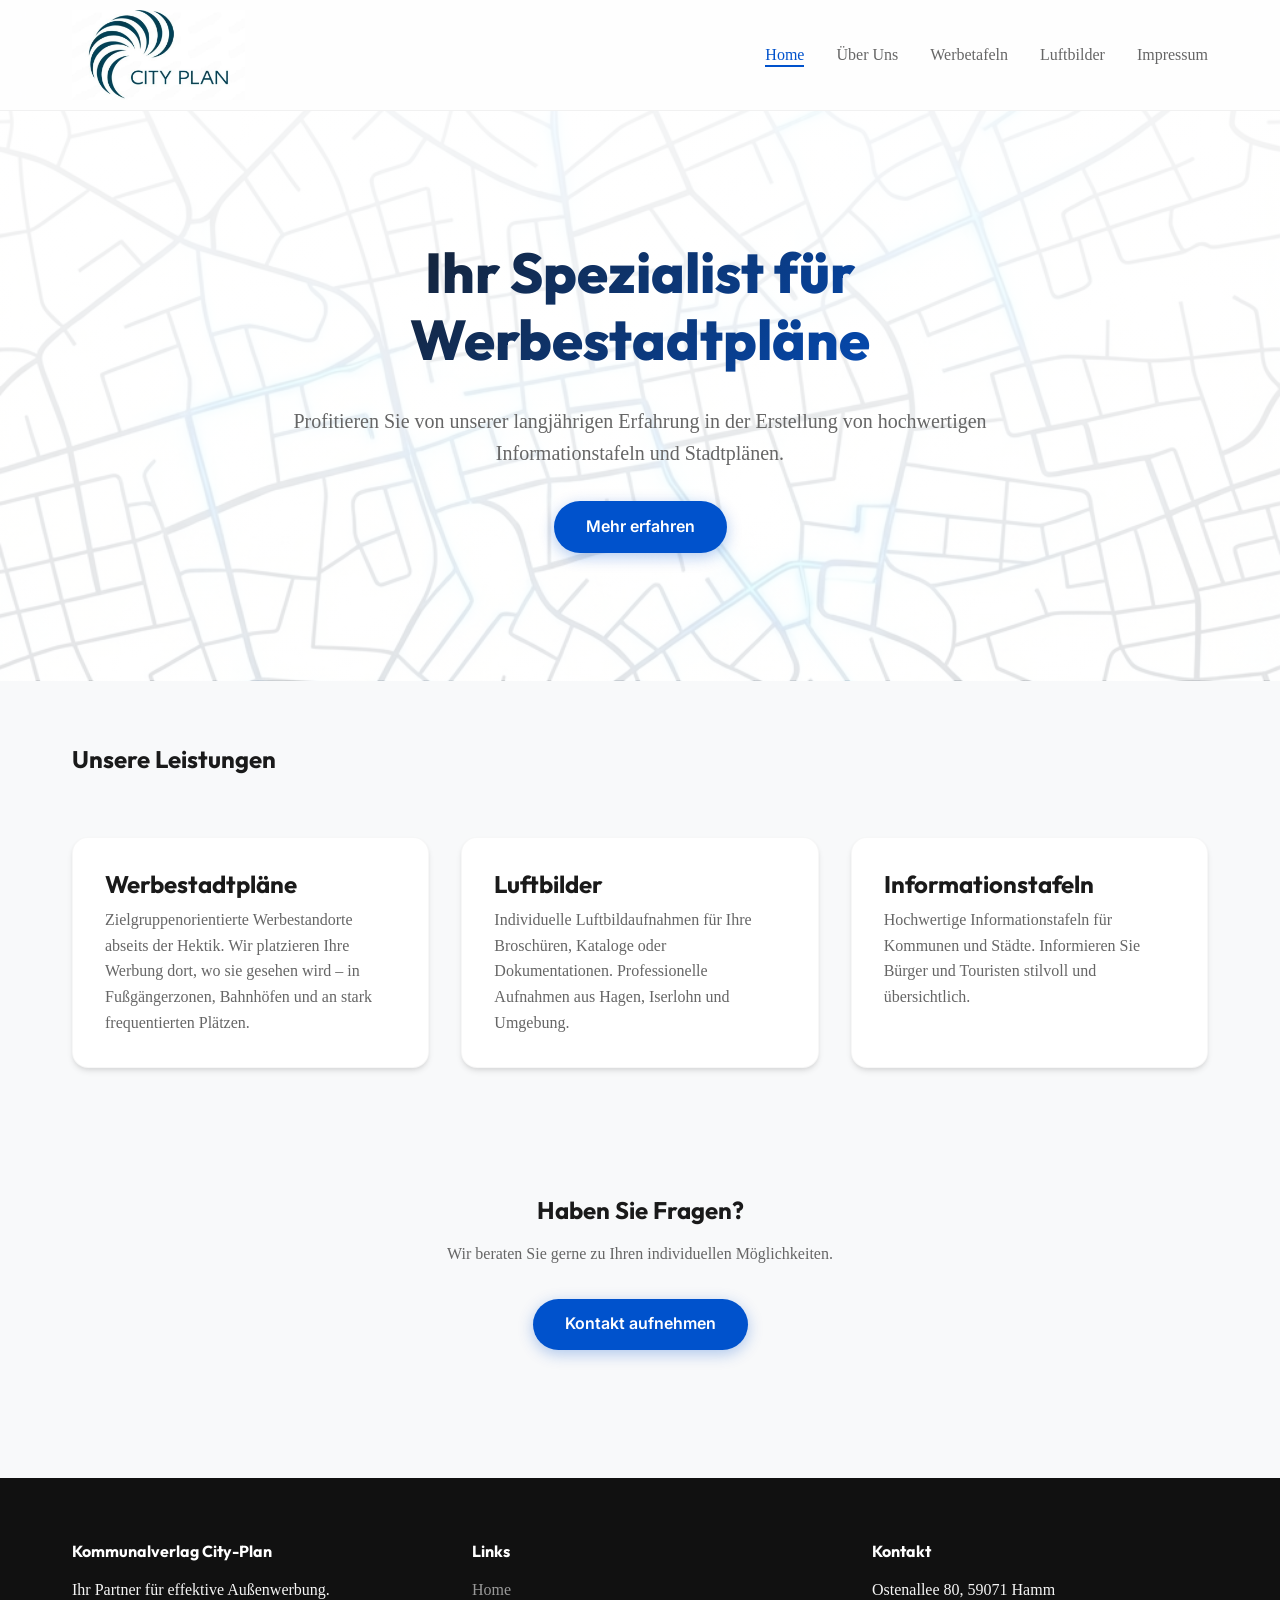
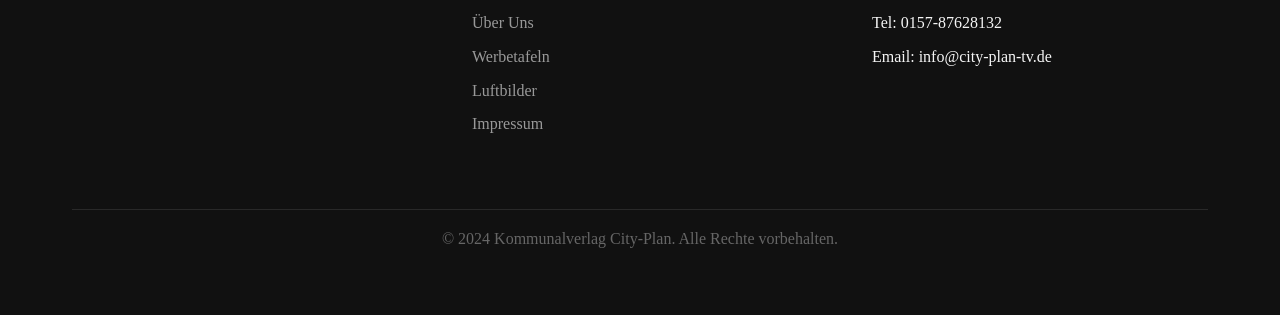
<file: index.html>
<!DOCTYPE html>
<html lang="de">

<head>
    <meta charset="UTF-8">
    <meta name="viewport" content="width=device-width, initial-scale=1.0">
    <title>Kommunalverlag City-Plan | Ihr Spezialist für Werbestadtpläne</title>
    <meta name="description"
        content="Kommunalverlag City-Plan - Ihr Spezialist für Werbestadtpläne und Informationstafeln in Hamm und Umgebung.">
    <link rel="stylesheet" href="css/style.css">
</head>

<body>

    <!-- Header -->
    <header>
        <div class="container nav-container">
            <a href="index.html" class="logo">
                <img src="assets/logo.jpg" alt="City-Plan Logo">
            </a>
            <button class="mobile-menu-btn" aria-label="Menu">&#9776;</button>
            <nav>
                <ul class="nav-links">
                    <li><a href="index.html" class="nav-link active">Home</a></li>
                    <li><a href="about.html" class="nav-link">Über Uns</a></li>
                    <li><a href="werbetafeln.html" class="nav-link">Werbetafeln</a></li>
                    <li><a href="pictures.html" class="nav-link">Luftbilder</a></li>
                    <li><a href="imprint.html" class="nav-link">Impressum</a></li>
                </ul>
            </nav>
        </div>
    </header>

    <!-- Hero Section -->
    <section class="hero">
        <div class="container hero-content">
            <h1>Ihr Spezialist für Werbestadtpläne</h1>
            <p>Profitieren Sie von unserer langjährigen Erfahrung in der Erstellung von hochwertigen Informationstafeln
                und Stadtplänen.</p>
            <a href="about.html" class="btn btn-primary">Mehr erfahren</a>
        </div>
    </section>

    <!-- Services / Features Section -->
    <section class="services">
        <div class="container">
            <h2>Unsere Leistungen</h2>
            <div class="card-grid">
                <article class="card">
                    <h3>Werbestadtpläne</h3>
                    <p>Zielgruppenorientierte Werbestandorte abseits der Hektik. Wir platzieren Ihre Werbung dort, wo
                        sie gesehen wird – in Fußgängerzonen, Bahnhöfen und an stark frequentierten Plätzen.</p>
                </article>
                <article class="card">
                    <h3>Luftbilder</h3>
                    <p>Individuelle Luftbildaufnahmen für Ihre Broschüren, Kataloge oder Dokumentationen. Professionelle
                        Aufnahmen aus Hagen, Iserlohn und Umgebung.</p>
                </article>
                <article class="card">
                    <h3>Informationstafeln</h3>
                    <p>Hochwertige Informationstafeln für Kommunen und Städte. Informieren Sie Bürger und Touristen
                        stilvoll und übersichtlich.</p>
                </article>
            </div>
        </div>
    </section>

    <!-- Call to Action -->
    <section class="cta bg-off-white">
        <div class="container text-center">
            <h2>Haben Sie Fragen?</h2>
            <p class="mb-2 text-gray">Wir beraten Sie gerne zu Ihren individuellen
                Möglichkeiten.</p>
            <a href="imprint.html" class="btn btn-primary">Kontakt aufnehmen</a>
        </div>
    </section>

    <!-- Footer -->
    <footer>
        <div class="container">
            <div class="footer-content">
                <div class="footer-col">
                    <h4>Kommunalverlag City-Plan</h4>
                    <p>Ihr Partner für effektive Außenwerbung.</p>
                </div>
                <div class="footer-col">
                    <h4>Links</h4>
                    <ul>
                        <li><a href="index.html">Home</a></li>
                        <li><a href="about.html">Über Uns</a></li>
                        <li><a href="werbetafeln.html">Werbetafeln</a></li>
                        <li><a href="pictures.html">Luftbilder</a></li>
                        <li><a href="imprint.html">Impressum</a></li>
                    </ul>
                </div>
                <div class="footer-col">
                    <h4>Kontakt</h4>
                    <ul>
                        <li>Ostenallee 80, 59071 Hamm</li>
                        <li>Tel: 0157-87628132</li>
                        <li>Email: info@city-plan-tv.de</li>
                    </ul>
                </div>
            </div>
            <div class="footer-bottom">
                <p>&copy; 2024 Kommunalverlag City-Plan. Alle Rechte vorbehalten.</p>
            </div>
        </div>
    </footer>

    <script src="js/main.js"></script>
</body>

</html>
</file>
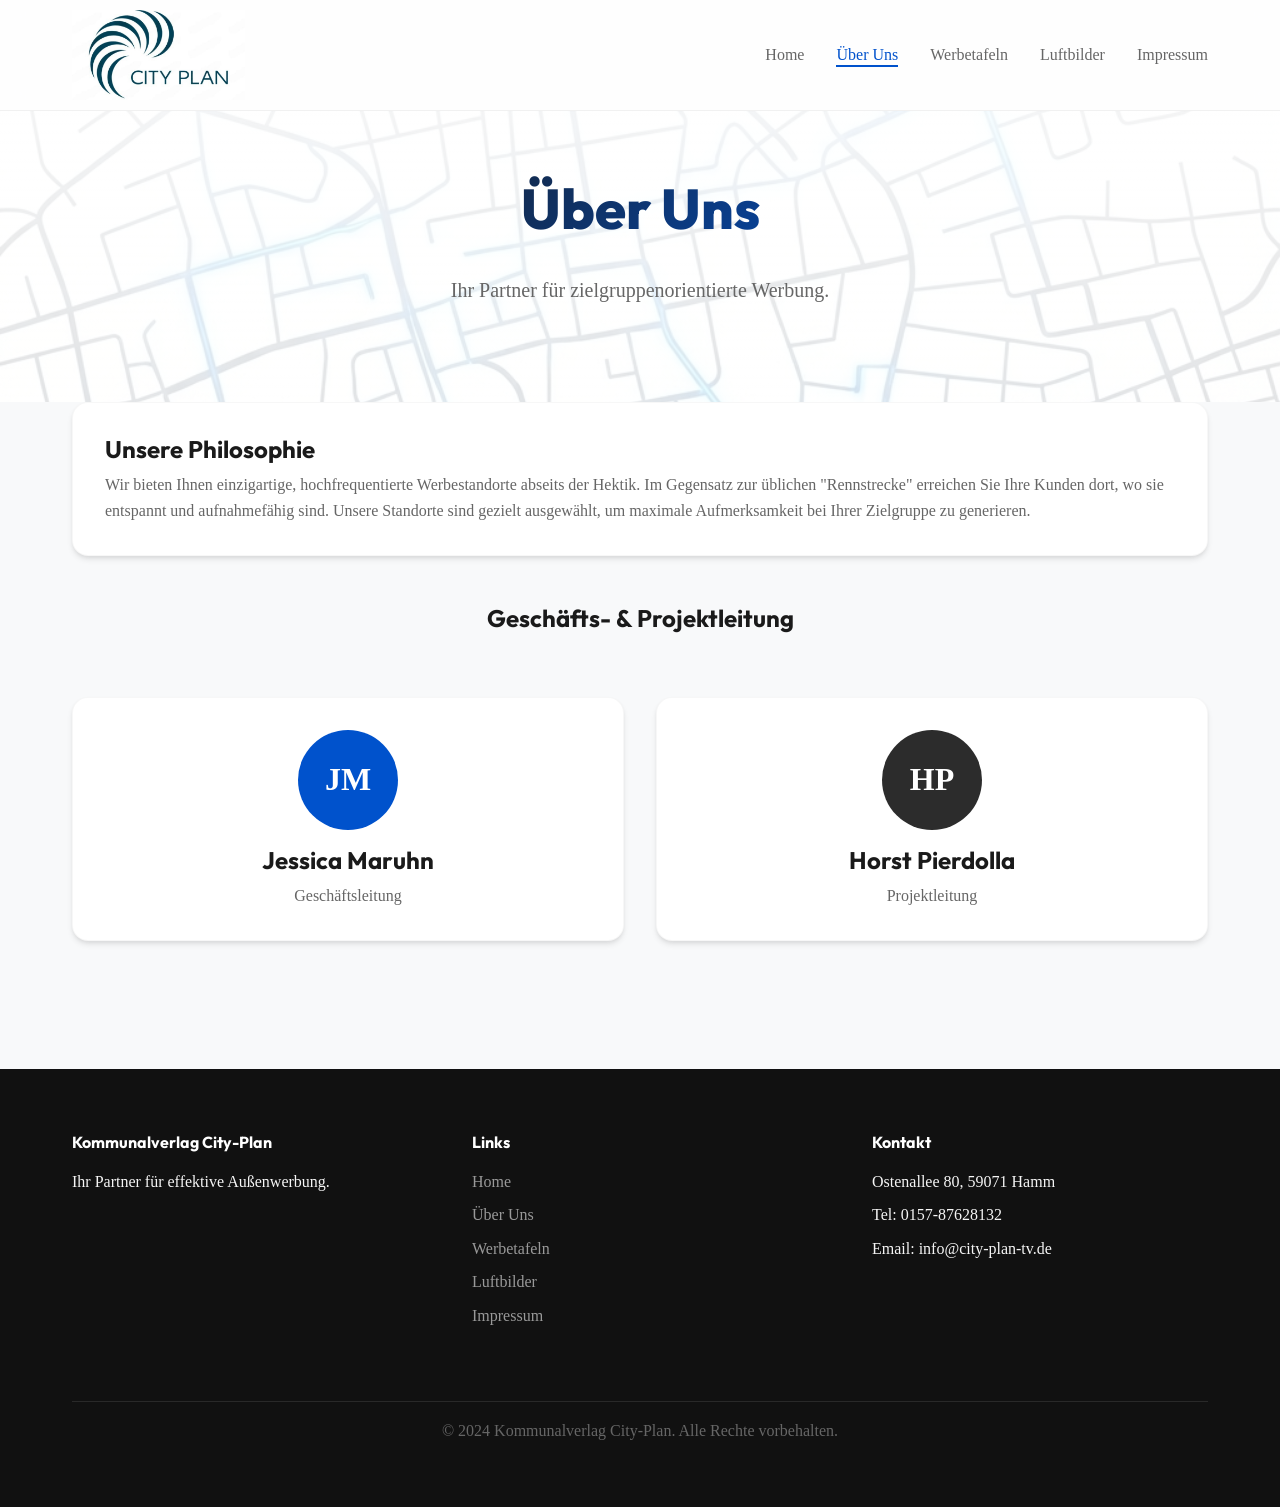
<file: about.html>
<!DOCTYPE html>
<html lang="de">

<head>
    <meta charset="UTF-8">
    <meta name="viewport" content="width=device-width, initial-scale=1.0">
    <title>Über Uns | Kommunalverlag City-Plan</title>
    <meta name="description" content="Erfahren Sie mehr über Kommunalverlag City-Plan und unser Team.">
    <link rel="stylesheet" href="css/style.css">
</head>

<body>

    <header>
        <div class="container nav-container">
            <a href="index.html" class="logo">
                <img src="assets/logo.jpg" alt="City-Plan Logo">
            </a>
            <button class="mobile-menu-btn" aria-label="Menu">&#9776;</button>
            <nav>
                <ul class="nav-links">
                    <li><a href="index.html" class="nav-link">Home</a></li>
                    <li><a href="about.html" class="nav-link active">Über Uns</a></li>
                    <li><a href="werbetafeln.html" class="nav-link">Werbetafeln</a></li>
                    <li><a href="pictures.html" class="nav-link">Luftbilder</a></li>
                    <li><a href="imprint.html" class="nav-link">Impressum</a></li>
                </ul>
            </nav>
        </div>
    </header>

    <section class="hero hero-compact">
        <div class="container hero-content">
            <h1>Über Uns</h1>
            <p>Ihr Partner für zielgruppenorientierte Werbung.</p>
        </div>
    </section>

    <section class="pt-0">
        <div class="container">
            <div class="card mb-2">
                <h3>Unsere Philosophie</h3>
                <p>Wir bieten Ihnen einzigartige, hochfrequentierte Werbestandorte abseits der Hektik. Im Gegensatz zur
                    üblichen "Rennstrecke" erreichen Sie Ihre Kunden dort, wo sie entspannt und aufnahmefähig sind.
                    Unsere Standorte sind gezielt ausgewählt, um maximale Aufmerksamkeit bei Ihrer Zielgruppe zu
                    generieren.</p>
            </div>

            <h2 class="mt-3 text-center">Geschäfts- & Projektleitung</h2>
            <div class="card-grid team-grid">
                <article class="card team-card">
                    <div class="team-avatar">
                        JM</div>
                    <h3>Jessica Maruhn</h3>
                    <p>Geschäftsleitung</p>
                </article>
                <article class="card team-card">
                    <div class="team-avatar accent">
                        HP</div>
                    <h3>Horst Pierdolla</h3>
                    <p>Projektleitung</p>
                </article>
            </div>
        </div>
    </section>

    <footer>
        <div class="container">
            <div class="footer-content">
                <div class="footer-col">
                    <h4>Kommunalverlag City-Plan</h4>
                    <p>Ihr Partner für effektive Außenwerbung.</p>
                </div>
                <div class="footer-col">
                    <h4>Links</h4>
                    <ul>
                        <li><a href="index.html">Home</a></li>
                        <li><a href="about.html">Über Uns</a></li>
                        <li><a href="werbetafeln.html">Werbetafeln</a></li>
                        <li><a href="pictures.html">Luftbilder</a></li>
                        <li><a href="imprint.html">Impressum</a></li>
                    </ul>
                </div>
                <div class="footer-col">
                    <h4>Kontakt</h4>
                    <ul>
                        <li>Ostenallee 80, 59071 Hamm</li>
                        <li>Tel: 0157-87628132</li>
                        <li>Email: info@city-plan-tv.de</li>
                    </ul>
                </div>
            </div>
            <div class="footer-bottom">
                <p>&copy; 2024 Kommunalverlag City-Plan. Alle Rechte vorbehalten.</p>
            </div>
        </div>
    </footer>

    <script src="js/main.js"></script>
</body>

</html>
</file>
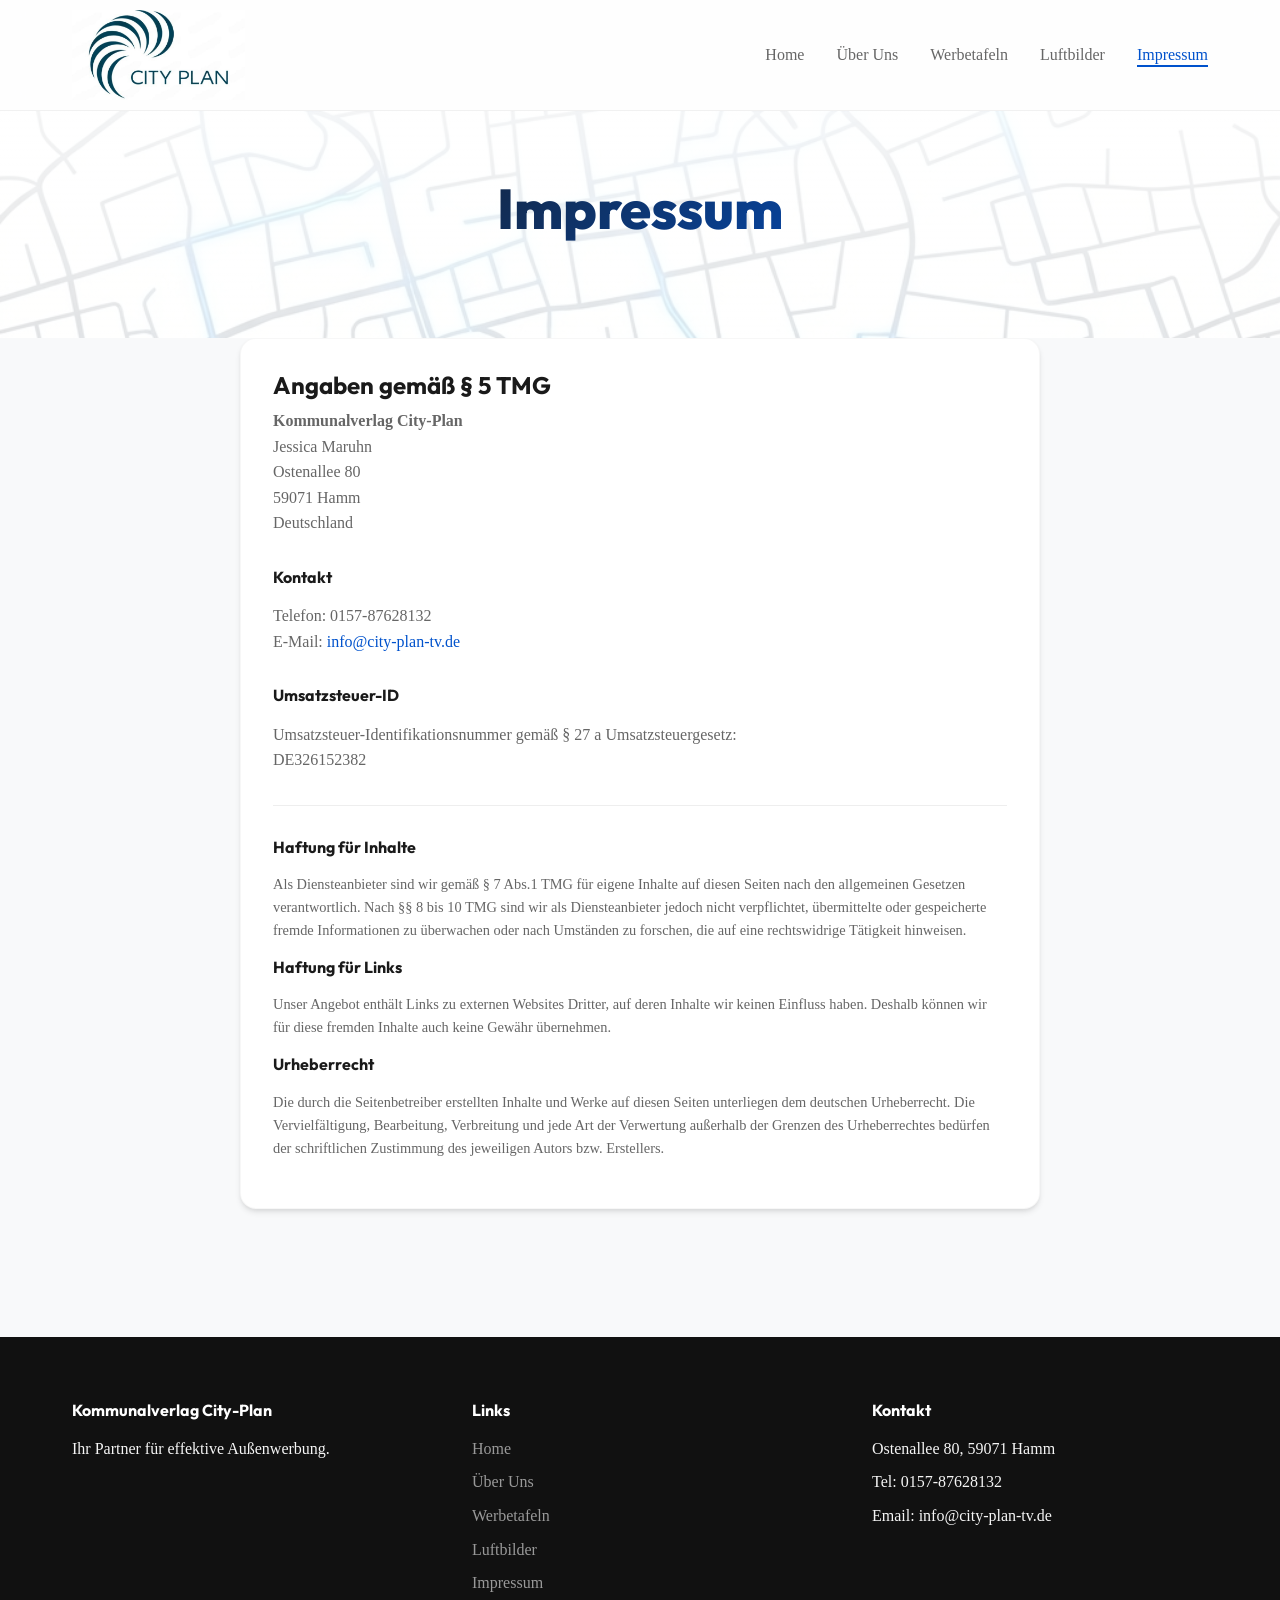
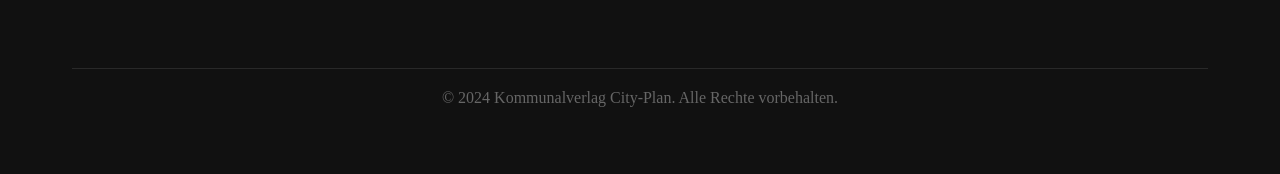
<file: imprint.html>
<!DOCTYPE html>
<html lang="de">

<head>
    <meta charset="UTF-8">
    <meta name="viewport" content="width=device-width, initial-scale=1.0">
    <title>Impressum | Kommunalverlag City-Plan</title>
    <meta name="description" content="Rechtliche Informationen und Kontakt.">
    <link rel="stylesheet" href="css/style.css">
</head>

<body>

    <header>
        <div class="container nav-container">
            <a href="index.html" class="logo"><img src="assets/logo.jpg" alt="City-Plan Logo"></a>
            <button class="mobile-menu-btn" aria-label="Menu">&#9776;</button>
            <nav>
                <ul class="nav-links">
                    <li><a href="index.html" class="nav-link">Home</a></li>
                    <li><a href="about.html" class="nav-link">Über Uns</a></li>
                    <li><a href="werbetafeln.html" class="nav-link">Werbetafeln</a></li>
                    <li><a href="pictures.html" class="nav-link">Luftbilder</a></li>
                    <li><a href="imprint.html" class="nav-link active">Impressum</a></li>
                </ul>
            </nav>
        </div>
    </header>

    <section class="hero hero-compact">
        <div class="container hero-content">
            <h1>Impressum</h1>
        </div>
    </section>

    <section class="pt-0">
        <div class="container">
            <div class="card imprint-card">
                <h3 class="mb-2">Angaben gemäß § 5 TMG</h3>

                <p><strong>Kommunalverlag City-Plan</strong><br>
                    Jessica Maruhn<br>
                    Ostenallee 80<br>
                    59071 Hamm<br>
                    Deutschland</p>

                <h4 class="mt-2">Kontakt</h4>
                <p>Telefon: 0157-87628132<br>
                    E-Mail: <a href="mailto:info@city-plan-tv.de"
                        style="color: var(--primary);">info@city-plan-tv.de</a></p>

                <h4 class="mt-2">Umsatzsteuer-ID</h4>
                <p>Umsatzsteuer-Identifikationsnummer gemäß § 27 a Umsatzsteuergesetz:<br>
                    DE326152382</p>

                <hr class="imprint-divider">

                <h4>Haftung für Inhalte</h4>
                <p class="legal-text">Als Diensteanbieter sind wir gemäß § 7 Abs.1 TMG für
                    eigene Inhalte auf diesen Seiten nach den allgemeinen Gesetzen verantwortlich. Nach §§ 8 bis 10 TMG
                    sind wir als Diensteanbieter jedoch nicht verpflichtet, übermittelte oder gespeicherte fremde
                    Informationen zu überwachen oder nach Umständen zu forschen, die auf eine rechtswidrige Tätigkeit
                    hinweisen.</p>

                <h4>Haftung für Links</h4>
                <p class="legal-text">Unser Angebot enthält Links zu externen Websites
                    Dritter, auf deren Inhalte wir keinen Einfluss haben. Deshalb können wir für diese fremden Inhalte
                    auch keine Gewähr übernehmen.</p>

                <h4>Urheberrecht</h4>
                <p class="legal-text">Die durch die Seitenbetreiber erstellten Inhalte und Werke auf diesen
                    Seiten unterliegen dem deutschen Urheberrecht. Die Vervielfältigung, Bearbeitung, Verbreitung und
                    jede Art der Verwertung außerhalb der Grenzen des Urheberrechtes bedürfen der schriftlichen
                    Zustimmung des jeweiligen Autors bzw. Erstellers.</p>
            </div>
        </div>
    </section>

    <footer>
        <div class="container">
            <div class="footer-content">
                <div class="footer-col">
                    <h4>Kommunalverlag City-Plan</h4>
                    <p>Ihr Partner für effektive Außenwerbung.</p>
                </div>
                <div class="footer-col">
                    <h4>Links</h4>
                    <ul>
                        <li><a href="index.html">Home</a></li>
                        <li><a href="about.html">Über Uns</a></li>
                        <li><a href="werbetafeln.html">Werbetafeln</a></li>
                        <li><a href="pictures.html">Luftbilder</a></li>
                        <li><a href="imprint.html">Impressum</a></li>
                    </ul>
                </div>
                <div class="footer-col">
                    <h4>Kontakt</h4>
                    <ul>
                        <li>Ostenallee 80, 59071 Hamm</li>
                        <li>Tel: 0157-87628132</li>
                        <li>Email: info@city-plan-tv.de</li>
                    </ul>
                </div>
            </div>
            <div class="footer-bottom">
                <p>&copy; 2024 Kommunalverlag City-Plan. Alle Rechte vorbehalten.</p>
            </div>
        </div>
    </footer>

    <script src="js/main.js"></script>
</body>

</html>
</file>
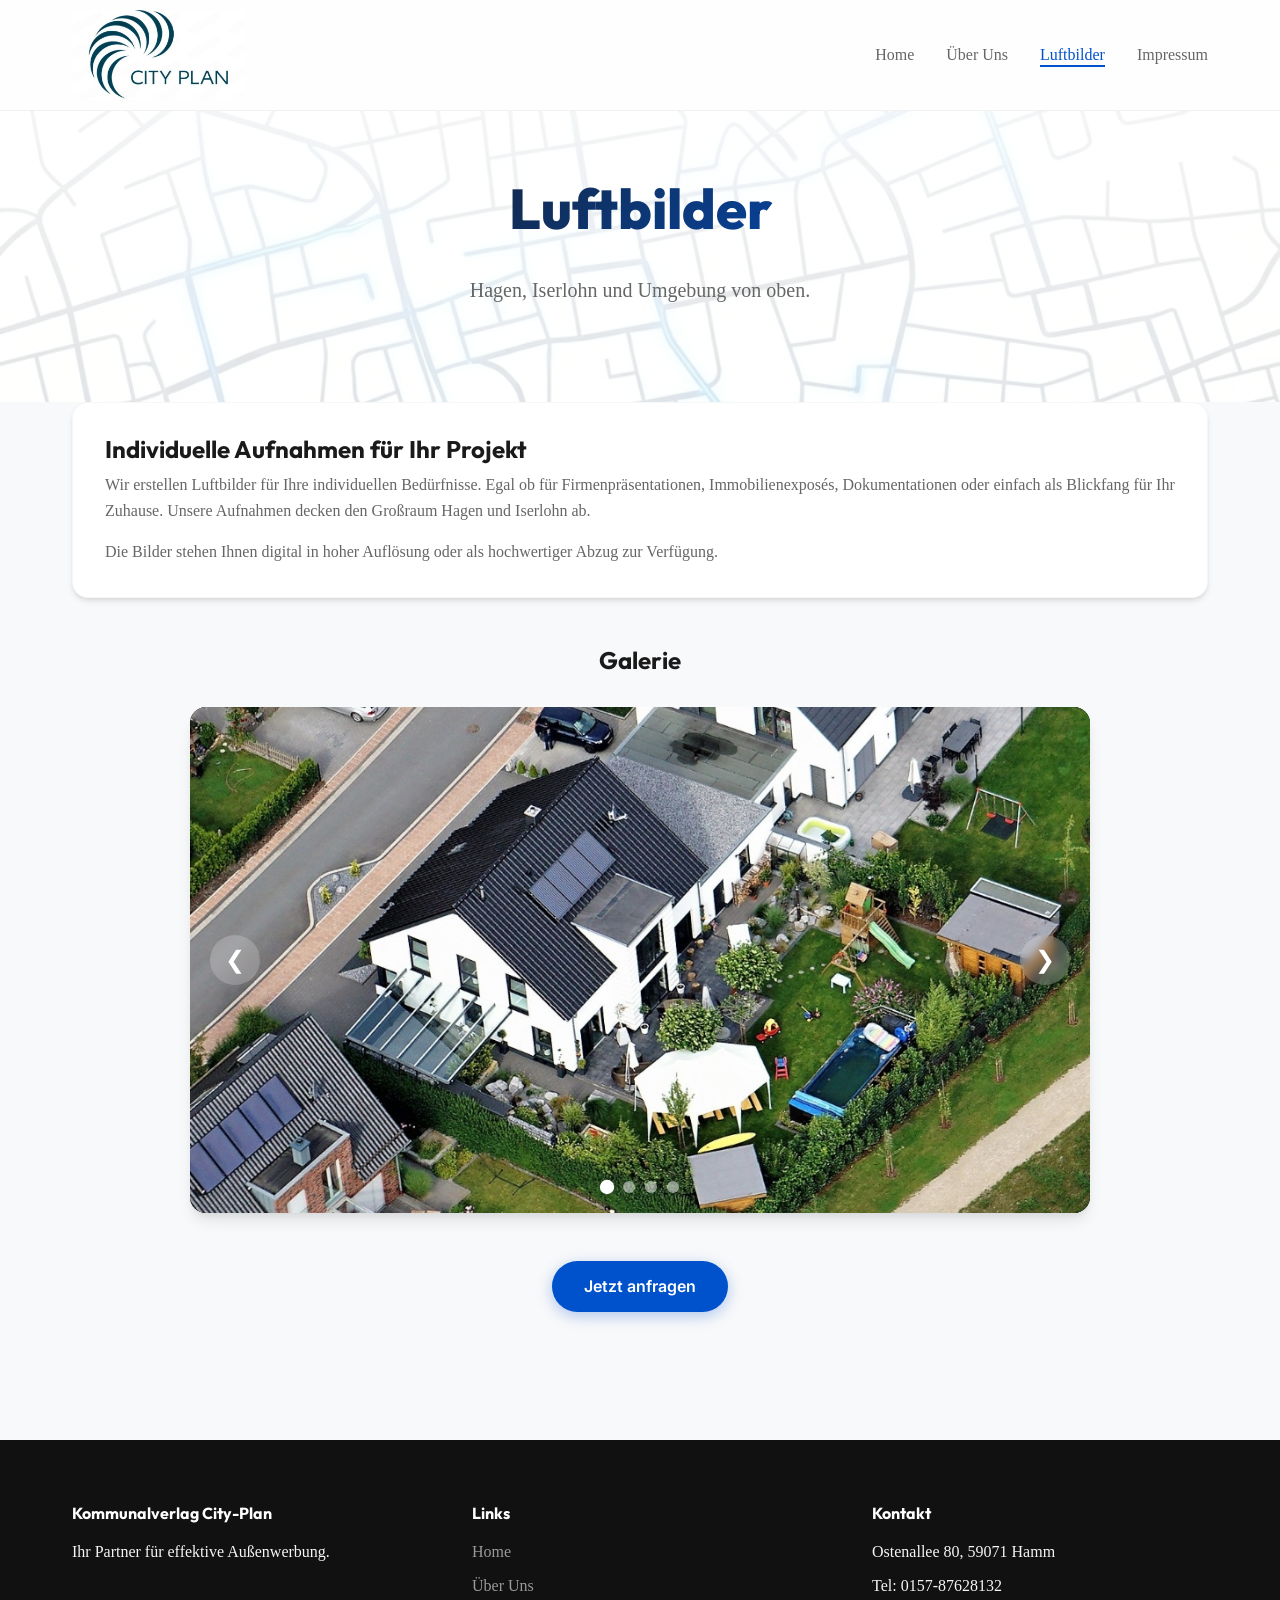
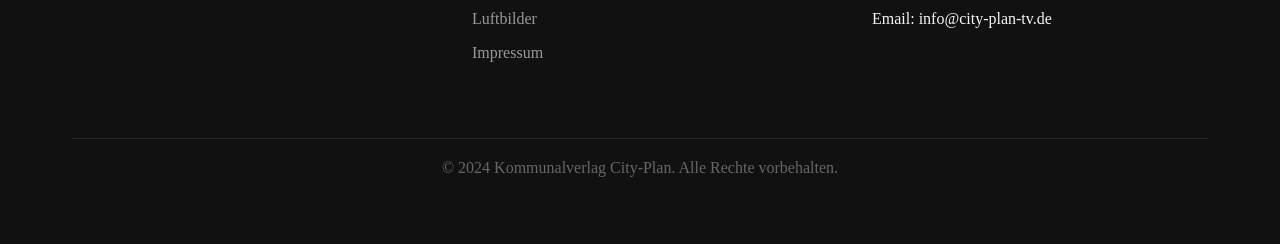
<file: pictures.html>
<!DOCTYPE html>
<html lang="de">

<head>
    <meta charset="UTF-8">
    <meta name="viewport" content="width=device-width, initial-scale=1.0">
    <title>Luftbilder | Kommunalverlag City-Plan</title>
    <meta name="description" content="Professionelle Luftbilder aus Hagen, Iserlohn und Umgebung.">
    <link rel="stylesheet" href="css/style.css">
</head>

<body>

    <header>
        <div class="container nav-container">
            <a href="index.html" class="logo"><img src="assets/logo.jpg" alt="City-Plan Logo"></a>
            <button class="mobile-menu-btn" aria-label="Menu">&#9776;</button>
            <nav>
                <ul class="nav-links">
                    <li><a href="index.html" class="nav-link">Home</a></li>
                    <li><a href="about.html" class="nav-link">Über Uns</a></li>
                    <li><a href="pictures.html" class="nav-link active">Luftbilder</a></li>
                    <li><a href="imprint.html" class="nav-link">Impressum</a></li>
                </ul>
            </nav>
        </div>
    </header>

    <section class="hero hero-compact">
        <div class="container hero-content">
            <h1>Luftbilder</h1>
            <p>Hagen, Iserlohn und Umgebung von oben.</p>
        </div>
    </section>

    <section class="pt-0">
        <div class="container">
            <div class="card mb-3">
                <h3>Individuelle Aufnahmen für Ihr Projekt</h3>
                <p>Wir erstellen Luftbilder für Ihre individuellen Bedürfnisse. Egal ob für Firmenpräsentationen,
                    Immobilienexposés, Dokumentationen oder einfach als Blickfang für Ihr Zuhause. Unsere Aufnahmen
                    decken den Großraum Hagen und Iserlohn ab.</p>
                <p class="mt-1">Die Bilder stehen Ihnen digital in hoher Auflösung oder als hochwertiger
                    Abzug zur Verfügung.</p>
            </div>

            <h2 class="text-center">Galerie</h2>

            <!-- Carousel Container -->
            <div class="carousel-container">
                <!-- Slides -->
                <div class="carousel-slide active">
                    <img src="assets/air-01.jpg" alt="Luftbild 1">
                </div>
                <div class="carousel-slide">
                    <img src="assets/air-02.jpg" alt="Luftbild 2">
                </div>
                <div class="carousel-slide">
                    <img src="assets/air-03.jpg" alt="Luftbild 3">
                </div>
                <div class="carousel-slide">
                    <img src="assets/air-04.jpg" alt="Luftbild 4">
                </div>

                <!-- Navigation Buttons -->
                <button class="carousel-btn prev" onclick="moveSlide(-1)">&#10094;</button>
                <button class="carousel-btn next" onclick="moveSlide(1)">&#10095;</button>

                <!-- Indicators -->
                <div class="carousel-indicators">
                    <span class="dot active" onclick="currentSlide(1)"></span>
                    <span class="dot" onclick="currentSlide(2)"></span>
                    <span class="dot" onclick="currentSlide(3)"></span>
                    <span class="dot" onclick="currentSlide(4)"></span>
                </div>
            </div>

            <div class="text-center mt-3">
                <a href="imprint.html" class="btn btn-primary">Jetzt anfragen</a>
            </div>
        </div>
    </section>

    <footer>
        <div class="container">
            <div class="footer-content">
                <div class="footer-col">
                    <h4>Kommunalverlag City-Plan</h4>
                    <p>Ihr Partner für effektive Außenwerbung.</p>
                </div>
                <div class="footer-col">
                    <h4>Links</h4>
                    <ul>
                        <li><a href="index.html">Home</a></li>
                        <li><a href="about.html">Über Uns</a></li>
                        <li><a href="pictures.html">Luftbilder</a></li>
                        <li><a href="imprint.html">Impressum</a></li>
                    </ul>
                </div>
                <div class="footer-col">
                    <h4>Kontakt</h4>
                    <ul>
                        <li>Ostenallee 80, 59071 Hamm</li>
                        <li>Tel: 0157-87628132</li>
                        <li>Email: info@city-plan-tv.de</li>
                    </ul>
                </div>
            </div>
            <div class="footer-bottom">
                <p>&copy; 2024 Kommunalverlag City-Plan. Alle Rechte vorbehalten.</p>
            </div>
        </div>
    </footer>

    <script src="js/main.js"></script>
    <script>
        // Inline script for carousel specific logic or move to main.js
        // Moving to main.js for cleaner separation is better, but since main.js is global,
        // I will add it there with a check for the carousel element.
    </script>
</body>

</html>
</file>
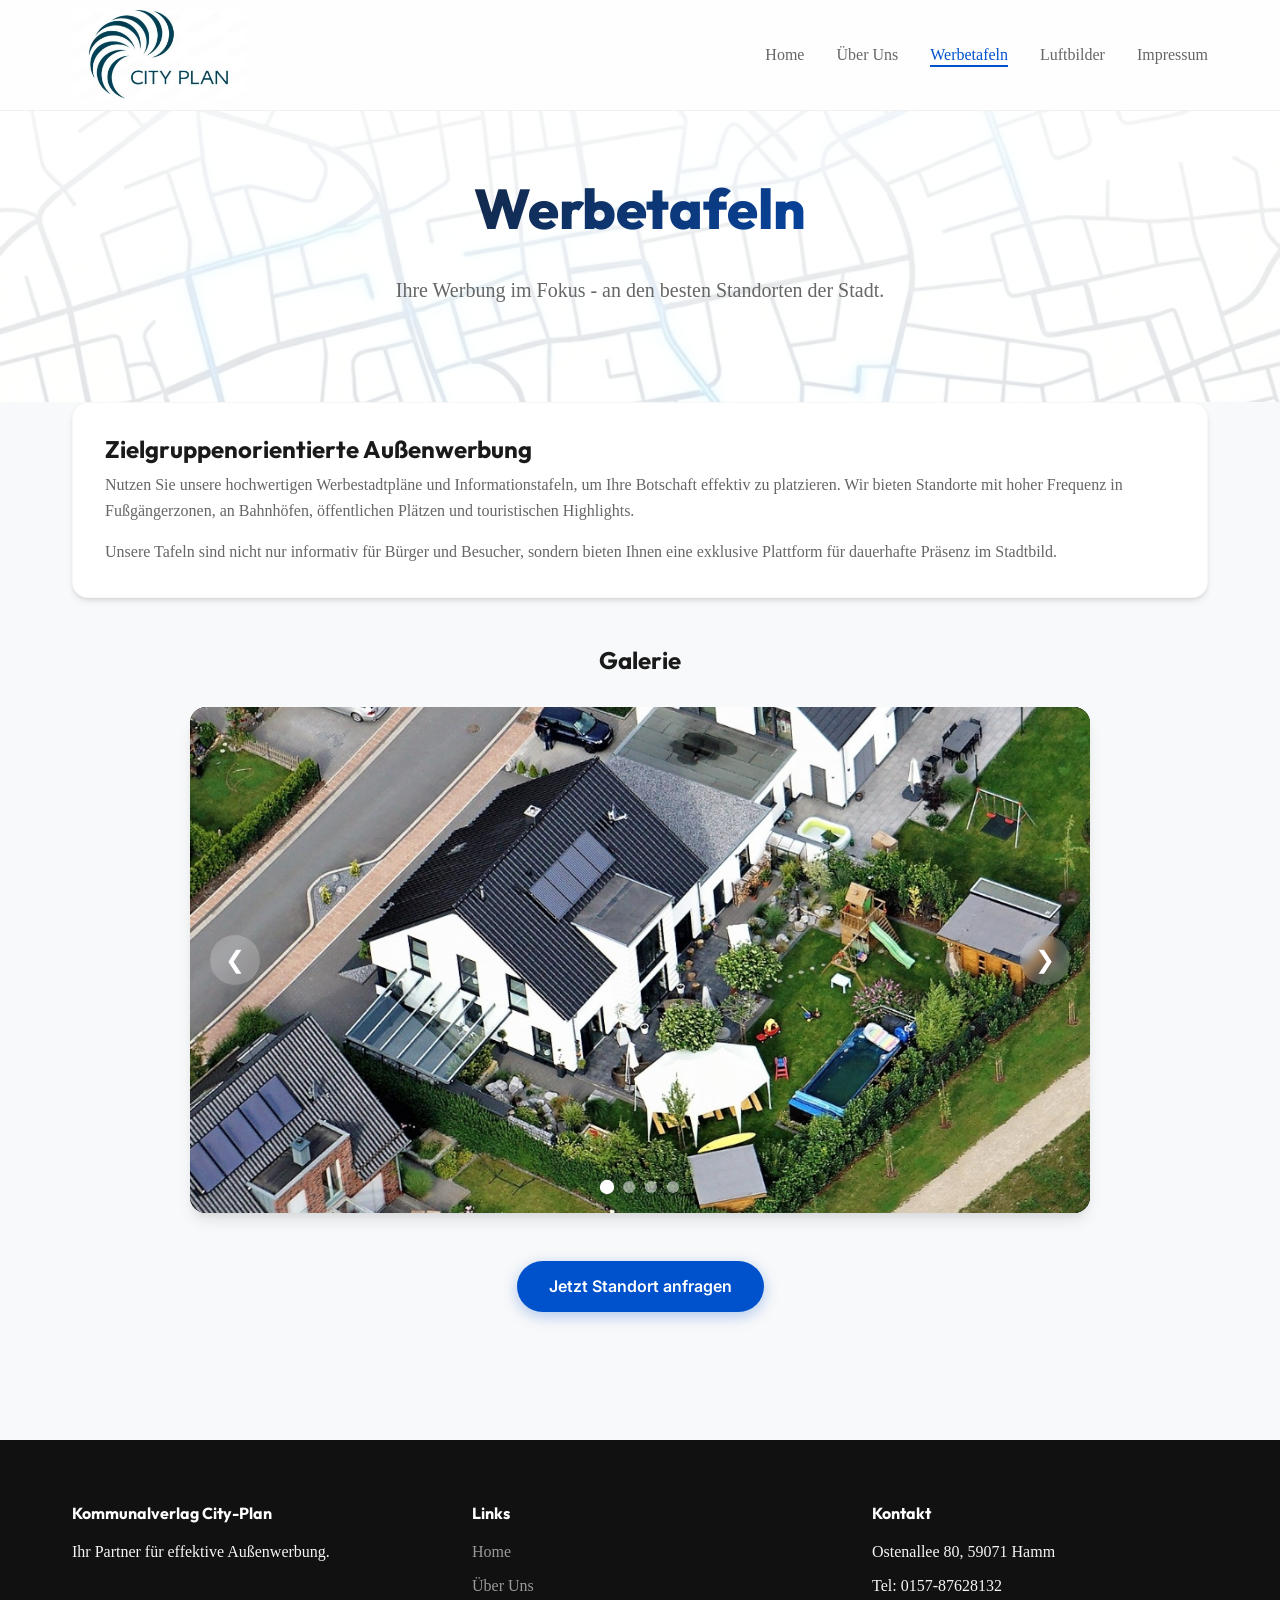
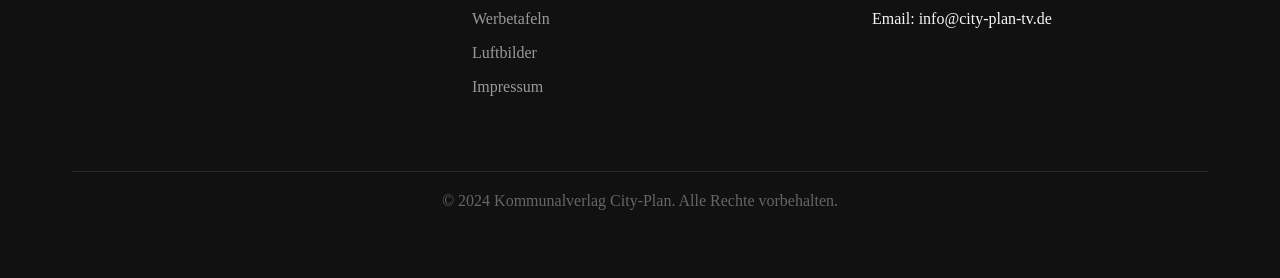
<file: werbetafeln.html>
<!DOCTYPE html>
<html lang="de">

<head>
    <meta charset="UTF-8">
    <meta name="viewport" content="width=device-width, initial-scale=1.0">
    <title>Werbetafeln | Kommunalverlag City-Plan</title>
    <meta name="description"
        content="Werbestadtpläne und Informationstafeln in Hamm und Umgebung. Ihre Werbung an Top-Standorten.">
    <link rel="stylesheet" href="css/style.css">
</head>

<body>

    <header>
        <div class="container nav-container">
            <a href="index.html" class="logo"><img src="assets/logo.jpg" alt="City-Plan Logo"></a>
            <button class="mobile-menu-btn" aria-label="Menu">&#9776;</button>
            <nav>
                <ul class="nav-links">
                    <li><a href="index.html" class="nav-link">Home</a></li>
                    <li><a href="about.html" class="nav-link">Über Uns</a></li>
                    <li><a href="werbetafeln.html" class="nav-link active">Werbetafeln</a></li>
                    <li><a href="pictures.html" class="nav-link">Luftbilder</a></li>
                    <li><a href="imprint.html" class="nav-link">Impressum</a></li>
                </ul>
            </nav>
        </div>
    </header>

    <section class="hero hero-compact">
        <div class="container hero-content">
            <h1>Werbetafeln</h1>
            <p>Ihre Werbung im Fokus - an den besten Standorten der Stadt.</p>
        </div>
    </section>

    <section class="pt-0">
        <div class="container">
            <div class="card mb-3">
                <h3>Zielgruppenorientierte Außenwerbung</h3>
                <p>Nutzen Sie unsere hochwertigen Werbestadtpläne und Informationstafeln, um Ihre Botschaft effektiv zu
                    platzieren.
                    Wir bieten Standorte mit hoher Frequenz in Fußgängerzonen, an Bahnhöfen, öffentlichen Plätzen und
                    touristischen Highlights.</p>
                <p class="mt-1">Unsere Tafeln sind nicht nur informativ für Bürger und Besucher, sondern bieten Ihnen
                    eine
                    exklusive Plattform für dauerhafte Präsenz im Stadtbild.</p>
            </div>

            <h2 class="text-center">Galerie</h2>

            <!-- Carousel Container -->
            <div class="carousel-container">
                <!-- Slides -->
                <div class="carousel-slide active">
                    <img src="assets/air-01.jpg" alt="Werbetafel Beispiel 1">
                </div>
                <div class="carousel-slide">
                    <img src="assets/air-02.jpg" alt="Werbetafel Beispiel 2">
                </div>
                <div class="carousel-slide">
                    <img src="assets/air-03.jpg" alt="Werbetafel Beispiel 3">
                </div>
                <div class="carousel-slide">
                    <img src="assets/air-04.jpg" alt="Werbetafel Beispiel 4">
                </div>

                <!-- Navigation Buttons -->
                <button class="carousel-btn prev" onclick="moveSlide(-1)">&#10094;</button>
                <button class="carousel-btn next" onclick="moveSlide(1)">&#10095;</button>

                <!-- Indicators -->
                <div class="carousel-indicators">
                    <span class="dot active" onclick="currentSlide(1)"></span>
                    <span class="dot" onclick="currentSlide(2)"></span>
                    <span class="dot" onclick="currentSlide(3)"></span>
                    <span class="dot" onclick="currentSlide(4)"></span>
                </div>
            </div>

            <div class="text-center mt-3">
                <a href="imprint.html" class="btn btn-primary">Jetzt Standort anfragen</a>
            </div>
        </div>
    </section>

    <footer>
        <div class="container">
            <div class="footer-content">
                <div class="footer-col">
                    <h4>Kommunalverlag City-Plan</h4>
                    <p>Ihr Partner für effektive Außenwerbung.</p>
                </div>
                <div class="footer-col">
                    <h4>Links</h4>
                    <ul>
                        <li><a href="index.html">Home</a></li>
                        <li><a href="about.html">Über Uns</a></li>
                        <li><a href="werbetafeln.html">Werbetafeln</a></li>
                        <li><a href="pictures.html">Luftbilder</a></li>
                        <li><a href="imprint.html">Impressum</a></li>
                    </ul>
                </div>
                <div class="footer-col">
                    <h4>Kontakt</h4>
                    <ul>
                        <li>Ostenallee 80, 59071 Hamm</li>
                        <li>Tel: 0157-87628132</li>
                        <li>Email: info@city-plan-tv.de</li>
                    </ul>
                </div>
            </div>
            <div class="footer-bottom">
                <p>&copy; 2024 Kommunalverlag City-Plan. Alle Rechte vorbehalten.</p>
            </div>
        </div>
    </footer>

    <script src="js/main.js"></script>
</body>

</html>
</file>
<file: css/style.css>
/* Google Fonts */
@import url('https://fonts.googleapis.com/css2?family=Inter:wght@300;400;500;600;700;800&family=Outfit:wght@400;600;700&display=swap');

:root {
  /* Color Palette - Modern & Premium */
  --primary: #0052cc;
  /* Deep Blue from reference */
  --primary-hover: #003d99;
  --accent: #2c2c2c;
  --text-dark: #1a1a1a;
  --text-light: #f5f5f5;
  --text-gray: #666666;
  --bg-light: #ffffff;
  --bg-off-white: #f8f9fa;
  --bg-dark: #111111;

  /* Cards & Shadows */
  --card-bg: #ffffff;
  --card-shadow: 0 4px 6px -1px rgba(0, 0, 0, 0.1), 0 2px 4px -1px rgba(0, 0, 0, 0.06);
  --card-shadow-hover: 0 10px 15px -3px rgba(0, 0, 0, 0.1), 0 4px 6px -2px rgba(0, 0, 0, 0.05);
  --border-radius: 1rem;
  --border-radius-sm: 0.5rem;

  /* Typography */
  --font-heading: 'Outfit', sans-serif;
  --font-body: 'Inter', sans-serif;

  /* Spacing */
  --container-width: 1200px;
  --spacing-sm: 0.5rem;
  --spacing-md: 1rem;
  --spacing-lg: 2rem;
  --spacing-xl: 4rem;
}

* {
  margin: 0;
  padding: 0;
  box-sizing: border-box;
}

body {
  font-family: --font-body;
  background-color: var(--bg-off-white);
  color: var(--text-dark);
  line-height: 1.6;
  -webkit-font-smoothing: antialiased;
}

h1,
h2,
h3,
h4,
h5,
h6 {
  font-family: var(--font-heading);
  line-height: 1.2;
  color: var(--text-dark);
  margin-bottom: var(--spacing-md);
}

a {
  text-decoration: none;
  color: inherit;
  transition: all 0.2s ease;
}

img {
  max-width: 100%;
  display: block;
}

li {
  list-style: none;
}

/* Layout */
.container {
  max-width: var(--container-width);
  margin: 0 auto;
  padding: 0 var(--spacing-lg);
}

section {
  padding: var(--spacing-xl) 0;
}

/* Header & Nav */
header {
  background-color: rgba(255, 255, 255, 0.8);
  backdrop-filter: blur(12px);
  position: sticky;
  top: 0;
  z-index: 1000;
  border-bottom: 1px solid rgba(0, 0, 0, 0.05);
}

.nav-container {
  display: flex;
  justify-content: space-between;
  align-items: center;
  height: 110px;
}

.logo {
  display: block;
  height: 90px;
}

.logo img {
  height: 100%;
  width: auto;
  display: block;
}

.nav-links {
  display: flex;
  gap: var(--spacing-lg);
}

.nav-link {
  font-weight: 500;
  font-size: 1rem;
  color: var(--text-gray);
  position: relative;
}

.nav-link:hover,
.nav-link.active {
  color: var(--primary);
}

.nav-link::after {
  content: '';
  position: absolute;
  width: 0;
  height: 2px;
  bottom: -4px;
  left: 0;
  background-color: var(--primary);
  transition: width 0.3s ease;
}

.nav-link:hover::after,
.nav-link.active::after {
  width: 100%;
}

/* Carousel Gallery */
.carousel-container {
  position: relative;
  max-width: 900px;
  margin: 2rem auto;
  border-radius: var(--border-radius);
  overflow: hidden;
  box-shadow: var(--card-shadow-hover);
  background: #000;
  aspect-ratio: 16 / 9;
}

.carousel-slide {
  display: none;
  width: 100%;
  height: 100%;
}

.carousel-slide.active {
  display: block;
  animation: fadeEffect 0.5s;
}

.carousel-slide img {
  width: 100%;
  height: 100%;
  object-fit: contain;
  /* changed to contain to respect aspect ratios if different */
  object-fit: cover;
  /* Back to cover for full bleed experience as per design usually */
}

@keyframes fadeEffect {
  from {
    opacity: 0.4
  }

  to {
    opacity: 1
  }
}

.carousel-btn {
  position: absolute;
  top: 50%;
  transform: translateY(-50%);
  width: 50px;
  height: 50px;
  background-color: rgba(255, 255, 255, 0.2);
  backdrop-filter: blur(5px);
  color: white;
  border: none;
  border-radius: 50%;
  /* Roundell style buttons */
  cursor: pointer;
  font-size: 1.5rem;
  transition: all 0.3s ease;
  display: flex;
  align-items: center;
  justify-content: center;
  z-index: 10;
}

.carousel-btn:hover {
  background-color: rgba(255, 255, 255, 0.8);
  color: var(--primary);
}

.prev {
  left: 20px;
}

.next {
  right: 20px;
}

.carousel-indicators {
  position: absolute;
  bottom: 20px;
  left: 50%;
  transform: translateX(-50%);
  display: flex;
  gap: 10px;
  z-index: 10;
}

.dot {
  width: 12px;
  height: 12px;
  background-color: rgba(255, 255, 255, 0.5);
  border-radius: 50%;
  cursor: pointer;
  transition: all 0.3s ease;
}

.dot.active,
.dot:hover {
  background-color: white;
  transform: scale(1.2);
}

/* Hero Section */
.hero {
  padding: 8rem 0;
  text-align: center;
  position: relative;
  overflow: hidden;
  background-image: linear-gradient(rgba(255, 255, 255, 0.92), rgba(255, 255, 255, 0.8)), url('../assets/city-map-bg.png');
  background-size: cover;
  background-position: center;
}

.hero-content {
  max-width: 800px;
  margin: 0 auto;
  position: relative;
  z-index: 2;
}

.hero h1 {
  font-size: 3.5rem;
  font-weight: 800;
  background: linear-gradient(135deg, var(--text-dark) 0%, var(--primary) 100%);
  -webkit-background-clip: text;
  background-clip: text;
  -webkit-text-fill-color: transparent;
  margin-bottom: var(--spacing-lg);
}

.hero p {
  font-size: 1.25rem;
  color: var(--text-gray);
  margin-bottom: var(--spacing-lg);
}

/* Buttons */
.btn {
  display: inline-block;
  padding: 0.8rem 2rem;
  border-radius: 50px;
  font-weight: 600;
  cursor: pointer;
  border: none;
  font-family: var(--font-body);
}

.btn-primary {
  background-color: var(--primary);
  color: white;
  box-shadow: 0 4px 15px rgba(0, 82, 204, 0.3);
}

.btn-primary:hover {
  background-color: var(--primary-hover);
  transform: translateY(-2px);
  box-shadow: 0 8px 20px rgba(0, 82, 204, 0.4);
}

/* Cards */
.card-grid {
  display: grid;
  grid-template-columns: repeat(auto-fit, minmax(300px, 1fr));
  gap: var(--spacing-lg);
  margin-top: var(--spacing-xl);
}

.card {
  background: var(--card-bg);
  padding: var(--spacing-lg);
  border-radius: var(--border-radius);
  box-shadow: var(--card-shadow);
  transition: transform 0.3s ease, box-shadow 0.3s ease;
  border: 1px solid rgba(0, 0, 0, 0.03);
  display: flex;
  flex-direction: column;
}

.card:hover {
  transform: translateY(-5px);
  box-shadow: var(--card-shadow-hover);
}

.card h3 {
  font-size: 1.5rem;
  margin-bottom: var(--spacing-sm);
}

.card p {
  color: var(--text-gray);
  flex-grow: 1;
}

/* Footer */
footer {
  background-color: var(--bg-dark);
  color: var(--text-light);
  padding: var(--spacing-xl) 0;
  margin-top: var(--spacing-xl);
}

.footer-content {
  display: grid;
  grid-template-columns: repeat(auto-fit, minmax(200px, 1fr));
  gap: var(--spacing-xl);
}

.footer-col h4 {
  color: white;
  margin-bottom: var(--spacing-md);
}

.footer-col ul li {
  margin-bottom: var(--spacing-sm);
}

.footer-col a {
  color: #999;
}

.footer-col a:hover {
  color: white;
}

.footer-bottom {
  border-top: 1px solid rgba(255, 255, 255, 0.1);
  margin-top: var(--spacing-xl);
  padding-top: var(--spacing-md);
  text-align: center;
  color: #666;
}

/* Mobile Nav */
.mobile-menu-btn {
  display: none;
  font-size: 1.5rem;
  background: none;
  border: none;
  cursor: pointer;
  color: var(--text-dark);
}

@media (max-width: 768px) {
  .nav-links {
    display: none;
    /* Add JS toggle later */
    position: absolute;
    top: 110px;
    left: 0;
    width: 100%;
    background-color: white;
    flex-direction: column;
    padding: var(--spacing-lg);
    box-shadow: 0 4px 6px rgba(0, 0, 0, 0.1);
  }

  .nav-links.active {
    display: flex;
  }

  .mobile-menu-btn {
    display: block;
  }

  .hero h1 {
    font-size: 2.5rem;
  }
}

/* Utilities & Components Refactored */
.text-center {
  text-align: center;
}

.mt-1 {
  margin-top: 1rem;
}

.mt-2 {
  margin-top: 2rem;
}

.mt-3 {
  margin-top: 3rem;
}

.mb-1 {
  margin-bottom: 1rem;
}

.mb-2 {
  margin-bottom: 2rem;
}

.mb-3 {
  margin-bottom: 3rem;
}

.pt-0 {
  padding-top: 0;
}

.hero-compact {
  padding: 4rem 0;
}

.imprint-card {
  max-width: 800px;
  margin: 0 auto;
}

.imprint-divider {
  margin: 2rem 0;
  border: 0;
  border-top: 1px solid #eee;
}

.legal-text {
  font-size: 0.9rem;
  margin-bottom: 1rem;
}

.team-grid {
  justify-content: center;
}

.team-card {
  text-align: center;
}

.team-avatar {
  width: 100px;
  height: 100px;
  background-color: var(--primary);
  border-radius: 50%;
  margin: 0 auto 1rem;
  display: flex;
  align-items: center;
  justify-content: center;
  color: white;
  font-size: 2rem;
  font-weight: bold;
}


.bg-off-white {
  background-color: var(--bg-off-white);
}

.text-gray {
  color: var(--text-gray);
}

.team-avatar.accent {
  background-color: var(--accent);
}
</file>
